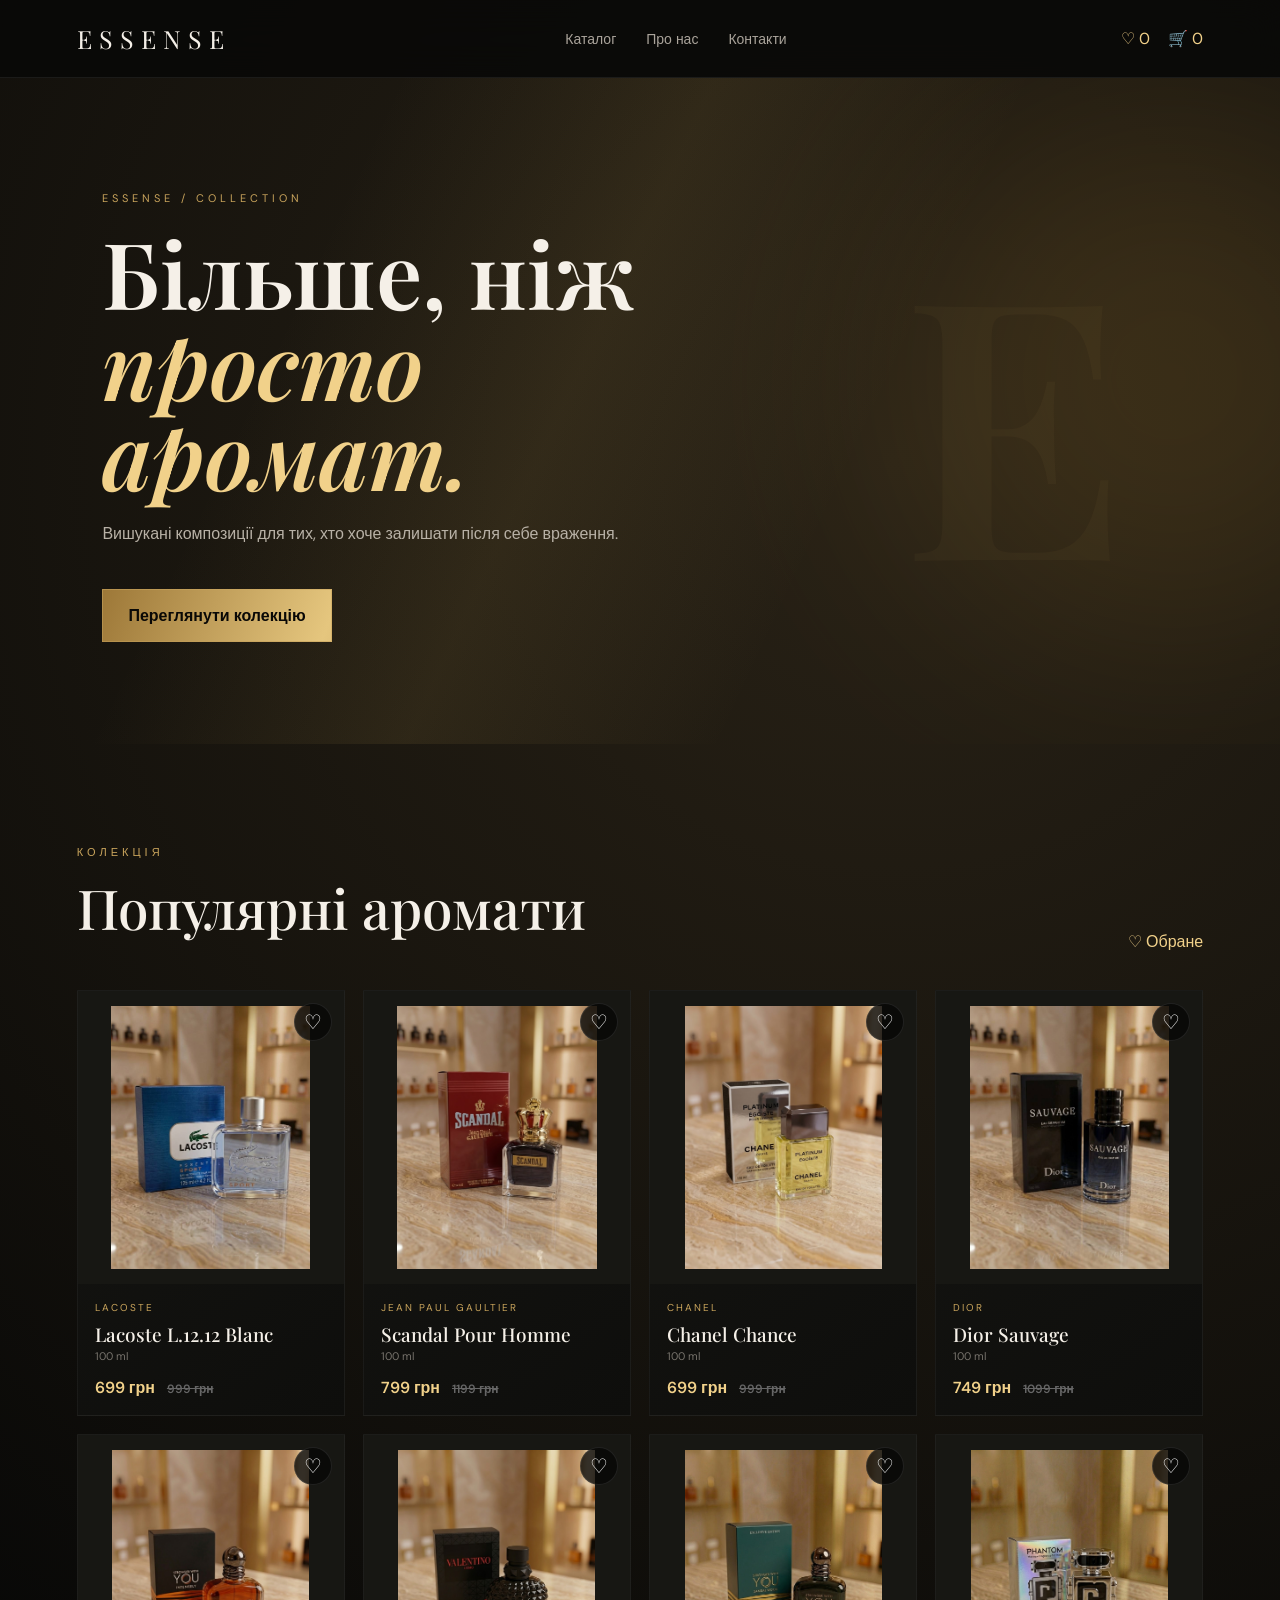
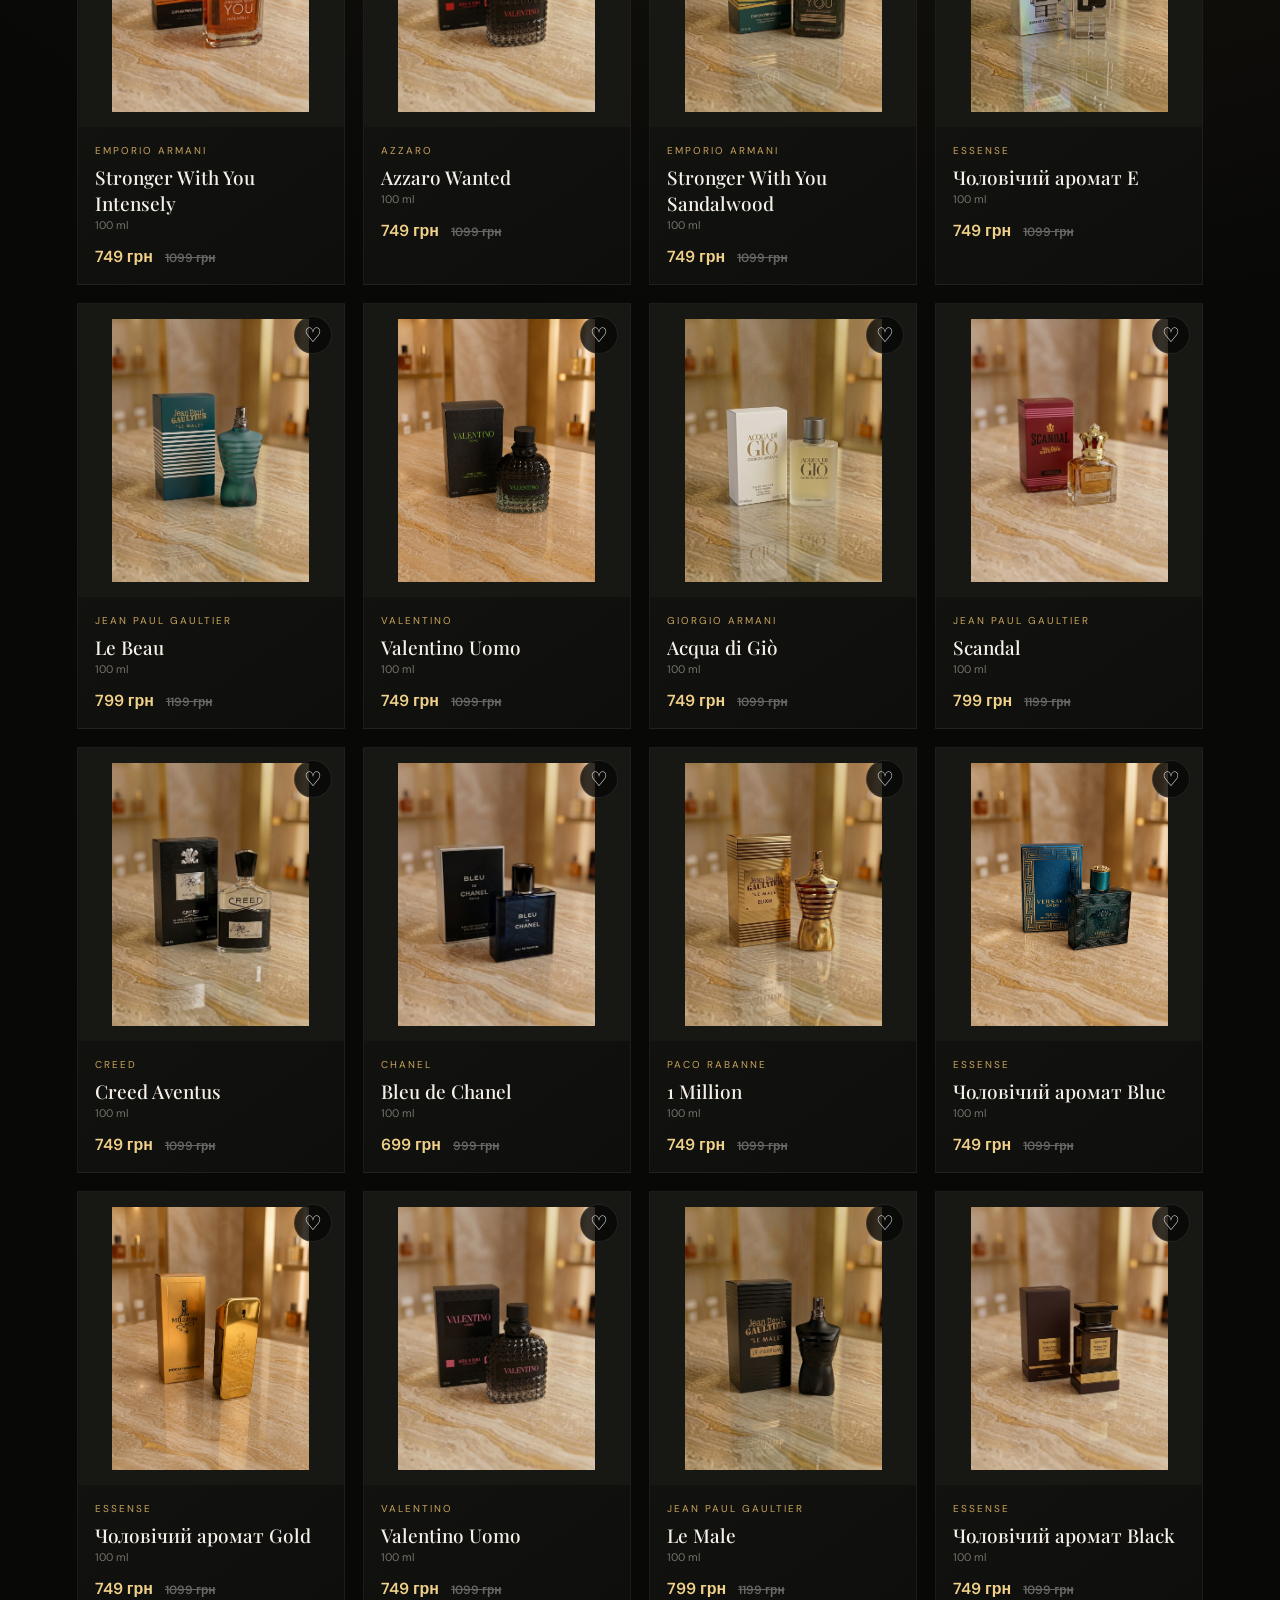
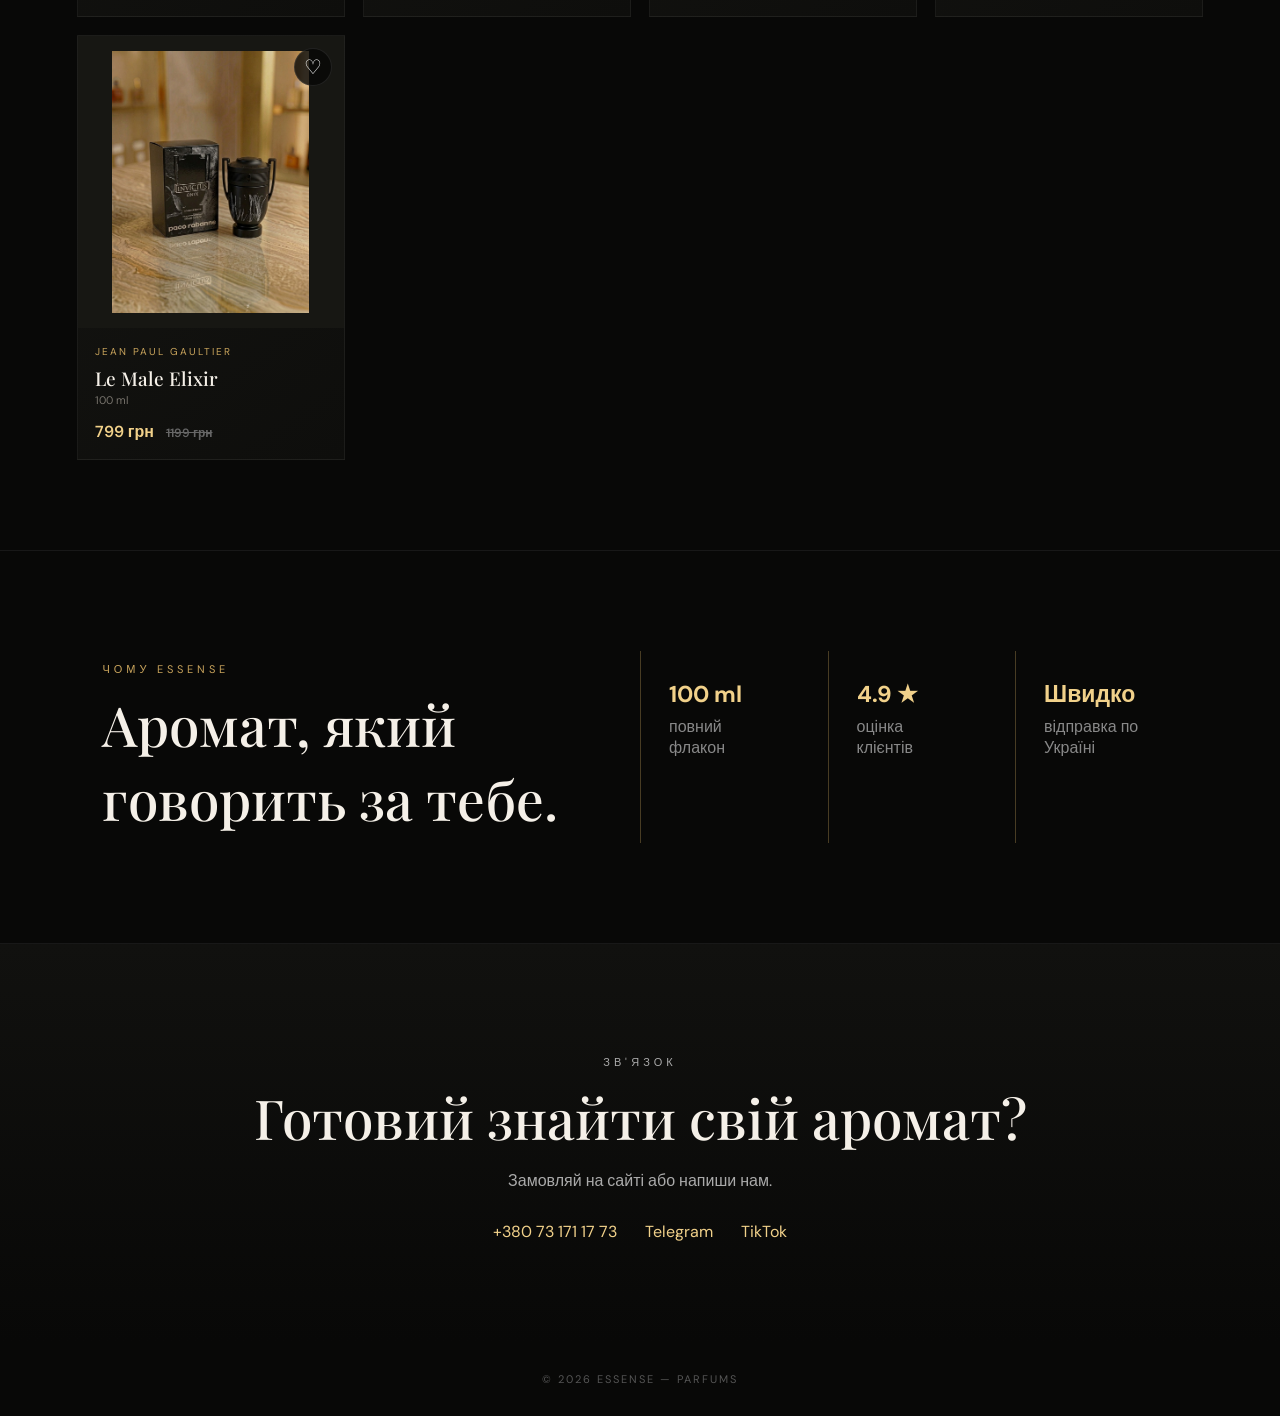
<file: index.html>
<!doctype html><html lang="uk"><head><meta charset="utf-8"><meta name="viewport" content="width=device-width,initial-scale=1"><title>ESSENSE — Парфуми</title><meta name="description" content="ESSENSE — преміальні аромати 100 ml"><link rel="stylesheet" href="style.css"></head><body>
<div id="loader"><div class="loader-logo">ESSENSE</div><div class="loader-line"></div><div class="loader-sub">PARFUMS • 100 ML</div></div>
<header class="header"><a class="logo" href="index.html">ESSENSE</a><nav><a href="#catalog">Каталог</a><a href="#about">Про нас</a><a href="#contacts">Контакти</a></nav><div class="actions"><a href="favorites.html" class="icon-link">♡ <span id="favCount">0</span></a><a href="cart.html" class="cart-link">🛒 <span id="cartCount">0</span></a></div></header>
<main><section class="hero"><div class="hero-glow"></div><div class="hero-content"><p class="eyebrow">ESSENSE / COLLECTION</p><h1>Більше, ніж<br><span>просто аромат.</span></h1><p>Вишукані композиції для тих, хто хоче залишати після себе враження.</p><a class="gold-btn" href="#catalog">Переглянути колекцію</a></div><div class="hero-mark">E</div></section>
<section id="catalog" class="section"><div class="section-head"><div><p class="eyebrow">КОЛЕКЦІЯ</p><h2>Популярні аромати</h2></div><a href="favorites.html" class="text-link">♡ Обране</a></div><div id="products" class="grid"></div></section>
<section id="about" class="feature"><div><p class="eyebrow">ЧОМУ ESSENSE</p><h2>Аромат, який<br>говорить за тебе.</h2></div><div class="features"><div><b>100 ml</b><span>повний флакон</span></div><div><b>4.9 ★</b><span>оцінка клієнтів</span></div><div><b>Швидко</b><span>відправка по Україні</span></div></div></section>
<section id="contacts" class="contacts"><p class="eyebrow">ЗВ'ЯЗОК</p><h2>Готовий знайти свій аромат?</h2><p>Замовляй на сайті або напиши нам.</p><div class="contact-links"><a href="tel:+380731711773">+380 73 171 17 73</a><a href="https://t.me/essenseparfumeua">Telegram</a><a href="https://www.tiktok.com/@essenseparfum1">TikTok</a></div></section></main><footer>© 2026 ESSENSE — PARFUMS</footer><div id="toast"></div><script src="script.js"></script></body></html>
</file>
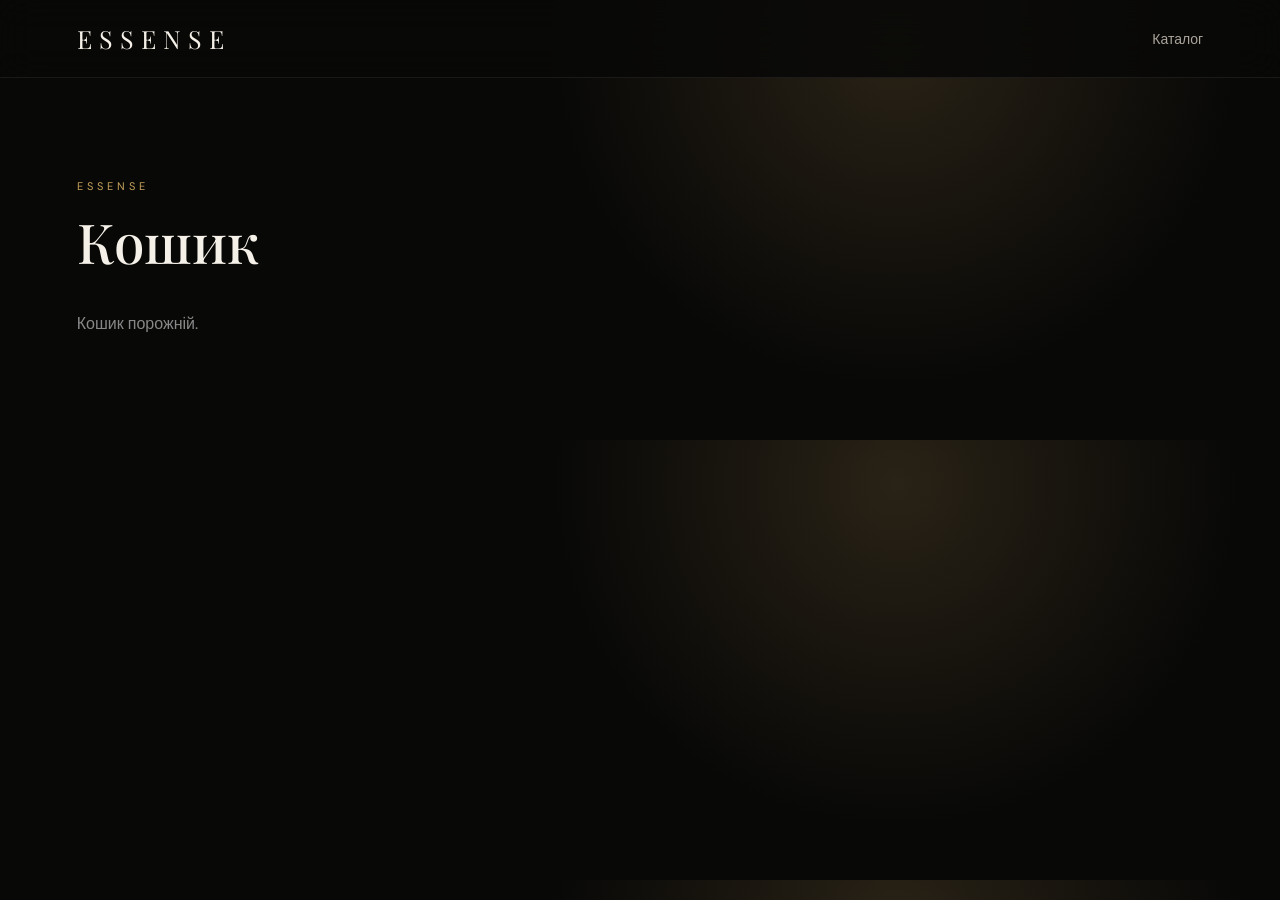
<file: cart.html>
<!doctype html><html lang="uk"><head><meta charset="utf-8"><meta name="viewport" content="width=device-width,initial-scale=1"><title>ESSENSE — Кошик</title><link rel="stylesheet" href="style.css"></head><body><header class="header"><a class="logo" href="index.html">ESSENSE</a><nav><a href="index.html#catalog">Каталог</a></nav></header><main class="section"><p class="eyebrow">ESSENSE</p><h2>Кошик</h2><div id="cart"></div></main><div id="toast"></div><script src="script.js"></script></body></html>
</file>
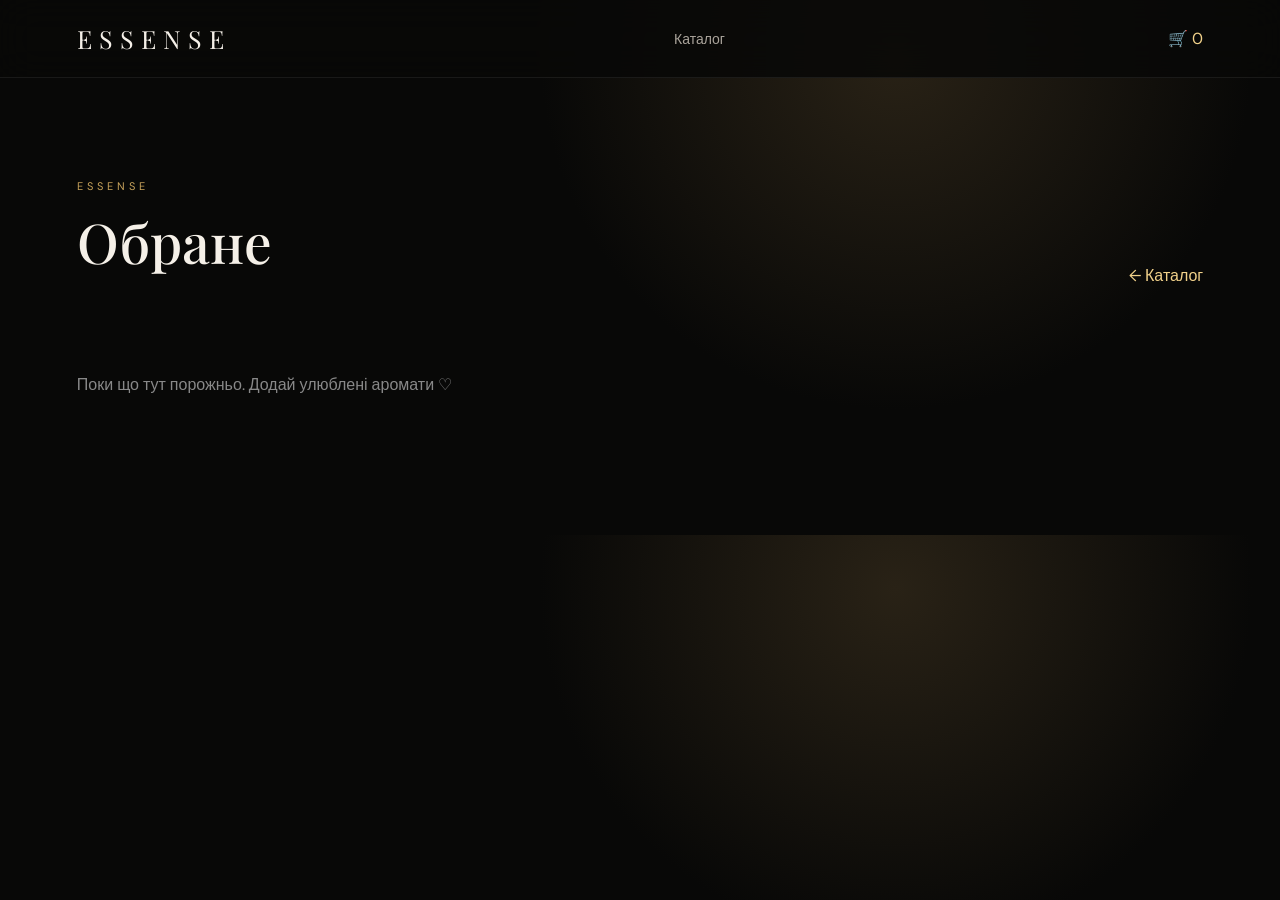
<file: favorites.html>
<!doctype html><html lang="uk"><head><meta charset="utf-8"><meta name="viewport" content="width=device-width,initial-scale=1"><title>ESSENSE — Обране</title><link rel="stylesheet" href="style.css"></head><body><header class="header"><a class="logo" href="index.html">ESSENSE</a><nav><a href="index.html#catalog">Каталог</a></nav><a href="cart.html" class="cart-link">🛒 <span id="cartCount">0</span></a></header><main class="section"><div class="section-head"><div><p class="eyebrow">ESSENSE</p><h2>Обране</h2></div><a class="text-link" href="index.html">← Каталог</a></div><div id="favorites" class="grid"></div></main><div id="toast"></div><script src="script.js"></script></body></html>
</file>
<file: style.css>
@import url('https://fonts.googleapis.com/css2?family=DM+Sans:wght@400;500;600&family=Playfair+Display:wght@500;600&display=swap');
:root{--bg:#080807;--panel:#11110f;--text:#f5f0e8;--muted:#9d988f;--gold:#c9a45c;--gold2:#f1d18a}*{box-sizing:border-box}html{scroll-behavior:smooth}body{margin:0;background:radial-gradient(circle at 70% 10%,#292216 0,#080807 35%);color:var(--text);font-family:'DM Sans',sans-serif}a{color:inherit;text-decoration:none}.header{height:78px;padding:0 6%;display:flex;align-items:center;justify-content:space-between;border-bottom:1px solid #ffffff12;position:sticky;top:0;background:#080807df;backdrop-filter:blur(18px);z-index:20}.logo{font-family:'Playfair Display';letter-spacing:7px;font-size:25px}.header nav{display:flex;gap:30px;color:#aaa49b;font-size:14px}.actions{display:flex;gap:18px}.icon-link,.cart-link{color:var(--gold2)}.hero{min-height:640px;position:relative;overflow:hidden;display:flex;align-items:center;padding:8%}.hero:after{content:'';position:absolute;width:520px;height:520px;border-radius:50%;right:-150px;top:40px;background:#b88932;filter:blur(120px);opacity:.16}.hero-glow{position:absolute;inset:0;background:linear-gradient(115deg,transparent 25%,#d9b45b18 45%,transparent 65%);animation:sweep 7s infinite}.hero-content{position:relative;z-index:2;max-width:700px}.eyebrow{color:var(--gold);font-size:11px;letter-spacing:4px}.hero h1{font:600 clamp(48px,8vw,92px)/.98 'Playfair Display';margin:22px 0}.hero h1 span{color:var(--gold2);font-style:italic}.hero p:not(.eyebrow){max-width:520px;color:#b8b1a6;line-height:1.8}.gold-btn{display:inline-block;margin-top:24px;padding:15px 25px;border:1px solid #c9a45c88;background:linear-gradient(110deg,#9d7838,#e5c67e,#9d7838);background-size:200%;color:#090806;font-weight:600;transition:.5s}.gold-btn:hover{background-position:100%;transform:translateY(-2px)}.hero-mark{position:absolute;right:12%;font:600 360px 'Playfair Display';color:#c9a45c0b}.section{padding:90px 6%;max-width:1400px;margin:auto}.section-head{display:flex;align-items:end;justify-content:space-between;margin-bottom:38px}h2{font:500 clamp(34px,5vw,55px) 'Playfair Display';margin:8px 0}.text-link{color:var(--gold2)}.grid{display:grid;grid-template-columns:repeat(4,1fr);gap:18px}.card{background:linear-gradient(145deg,#151512,#0e0e0c);border:1px solid #ffffff0d;position:relative;overflow:hidden;cursor:pointer;transition:.45s}.card:hover{transform:translateY(-8px);border-color:#c9a45c55;box-shadow:0 18px 50px #000}.card-img{aspect-ratio:1/1.1;background:#171713;display:flex;align-items:center;justify-content:center;padding:15px}.card-img img{width:100%;height:100%;object-fit:contain;transition:.5s}.card:hover img{transform:scale(1.05)}.heart{position:absolute;right:12px;top:12px;width:38px;height:38px;border-radius:50%;border:1px solid #ffffff18;background:#080807cc;color:white;font-size:20px;z-index:3}.heart.active{color:#e6c675}.card-body{padding:17px}.brand{font-size:10px;color:var(--gold);letter-spacing:2px}.card h3{font:500 19px 'Playfair Display';margin:7px 0 2px}.volume{font-size:11px;color:#77736c}.price{margin-top:14px;font-weight:600;color:var(--gold2)}.old{text-decoration:line-through;color:#666;margin-left:8px;font-size:12px}.feature{padding:100px 8%;display:grid;grid-template-columns:1fr 1fr;border-top:1px solid #fff1}.features{display:grid;grid-template-columns:repeat(3,1fr);gap:25px}.features div{padding:28px;border-left:1px solid #c9a45c55}.features b{display:block;color:var(--gold2);font-size:23px}.features span{color:#888;display:block;margin-top:7px}.contacts{padding:100px 8%;text-align:center;background:linear-gradient(#11110f,#080807);border-top:1px solid #fff1}.contacts p{color:#aaa}.contact-links{display:flex;justify-content:center;gap:28px;flex-wrap:wrap;margin-top:30px}.contact-links a{color:var(--gold2)}footer{text-align:center;padding:30px;color:#555;font-size:11px;letter-spacing:2px}.product-page{max-width:1150px;margin:70px auto;padding:0 6%;display:grid;grid-template-columns:1fr 1fr;gap:70px;align-items:center}.product-photo{background:#11110f;padding:30px;position:relative}.product-photo img{width:100%;max-height:620px;object-fit:contain}.product-info h1{font:500 clamp(40px,5vw,65px) 'Playfair Display';margin:12px 0}.product-info .desc{color:#aaa;line-height:1.8}.notes{display:flex;gap:10px;flex-wrap:wrap;margin:28px 0}.note{border:1px solid #c9a45c44;padding:10px 14px;color:#cdb77f;font-size:12px}.buy{width:100%;border:0;cursor:pointer}.cart-row{display:flex;justify-content:space-between;align-items:center;padding:18px 0;border-bottom:1px solid #ffffff14}.cart-row img{width:80px;height:80px;object-fit:contain}.cart-total{margin-top:30px;text-align:right;font-size:22px;color:var(--gold2)}#toast{position:fixed;right:20px;bottom:20px;background:#eee6d8;color:#111;padding:14px 18px;z-index:100;border-radius:2px;transform:translateY(120px);opacity:0;transition:.35s}#toast.show{transform:translateY(0);opacity:1}#loader{position:fixed;inset:0;background:#080807;z-index:999;display:flex;flex-direction:column;align-items:center;justify-content:center;transition:opacity .8s,visibility .8s}.loader-logo{font:600 55px 'Playfair Display';letter-spacing:12px;background:linear-gradient(90deg,#8e6a32,#fff0ae,#a57d39);background-size:200%;-webkit-background-clip:text;color:transparent;animation:gold 2s infinite}.loader-line{width:150px;height:1px;background:linear-gradient(90deg,transparent,#d9b45b,transparent);margin:22px 0}.loader-sub{font-size:9px;letter-spacing:4px;color:#777}.loaded #loader{opacity:0;visibility:hidden}@keyframes gold{0%,100%{background-position:0}50%{background-position:100%}}@keyframes sweep{0%,100%{transform:translateX(-40%)}50%{transform:translateX(40%)}}@media(max-width:850px){.header nav{display:none}.grid{grid-template-columns:repeat(2,1fr)}.feature{grid-template-columns:1fr;gap:40px}.product-page{grid-template-columns:1fr;gap:30px;margin-top:30px}.hero{min-height:580px}.hero-mark{font-size:220px;right:-30px}.section{padding:65px 5%}}@media(max-width:480px){.grid{gap:10px}.card h3{font-size:16px}.card-body{padding:12px}.hero h1{font-size:50px}.features{grid-template-columns:1fr}.features div{border-left:0;border-top:1px solid #c9a45c55}.logo{font-size:21px;letter-spacing:5px}}
</file>
